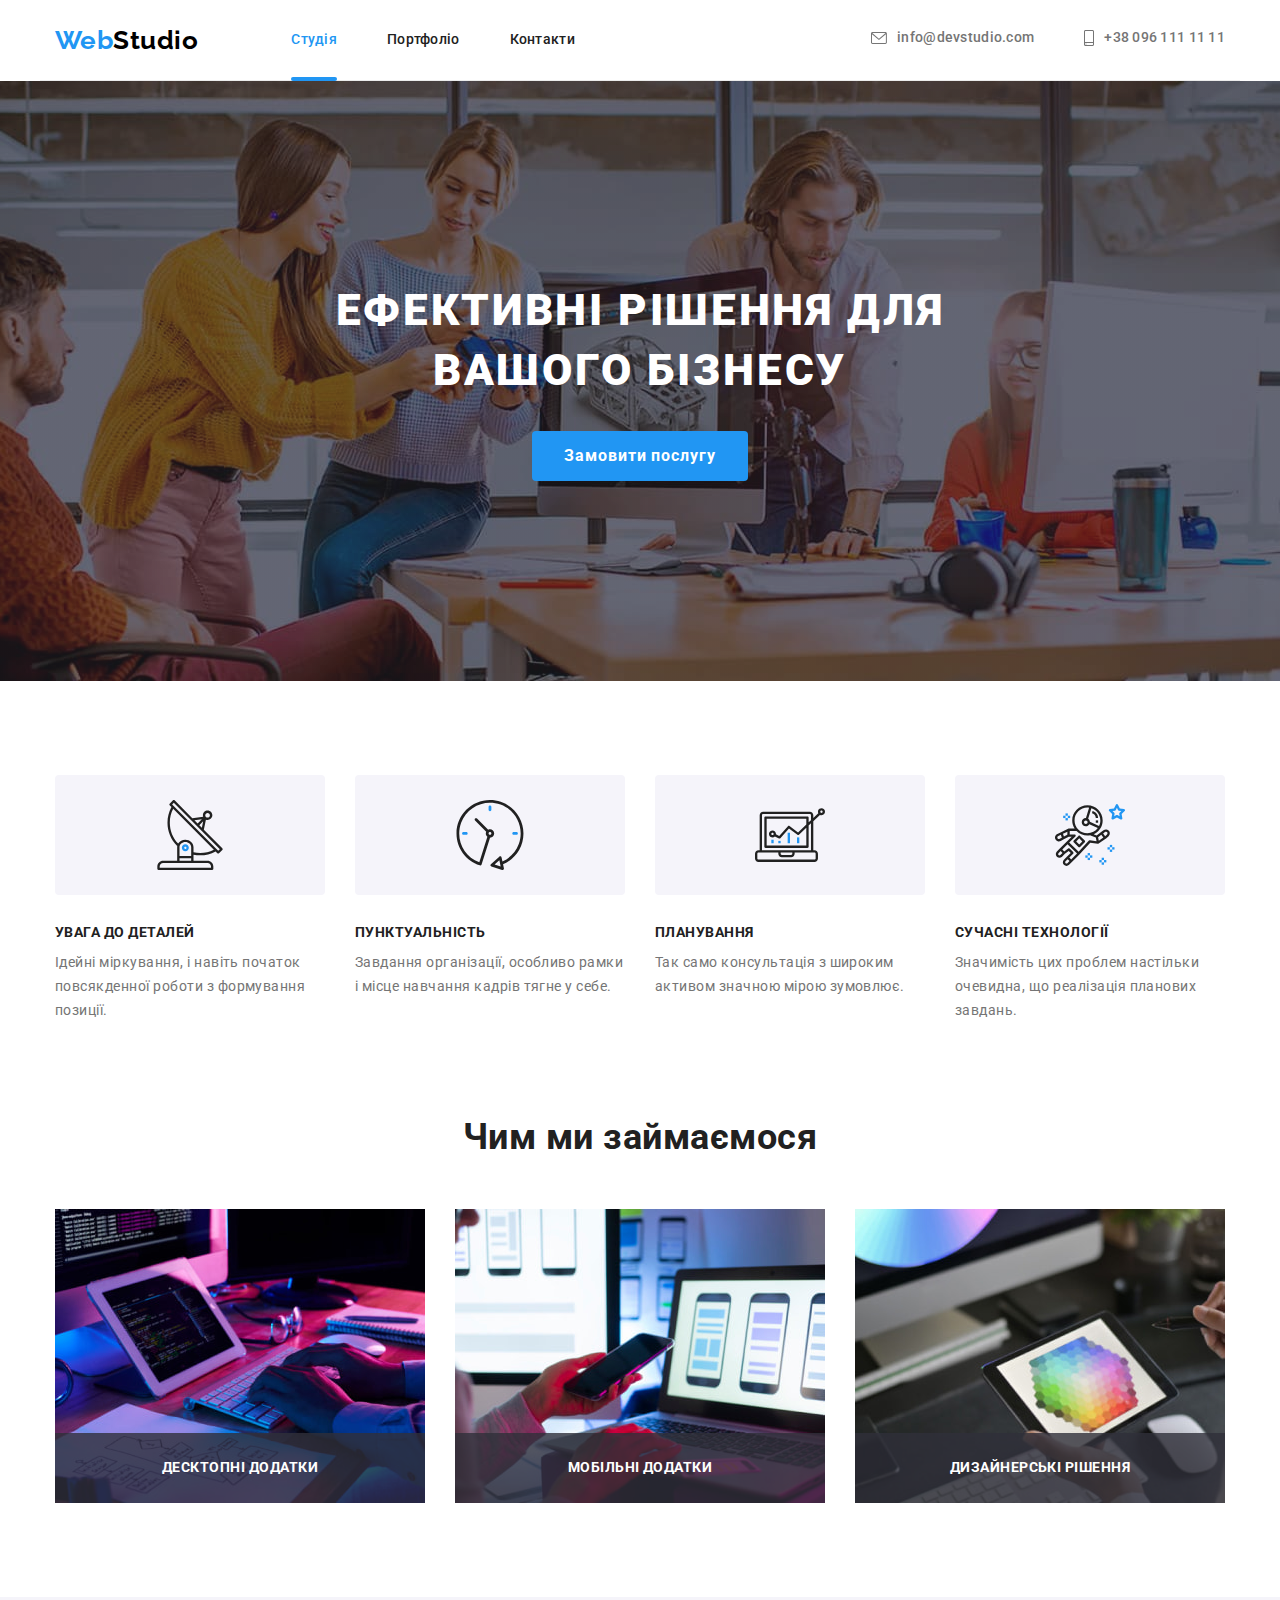
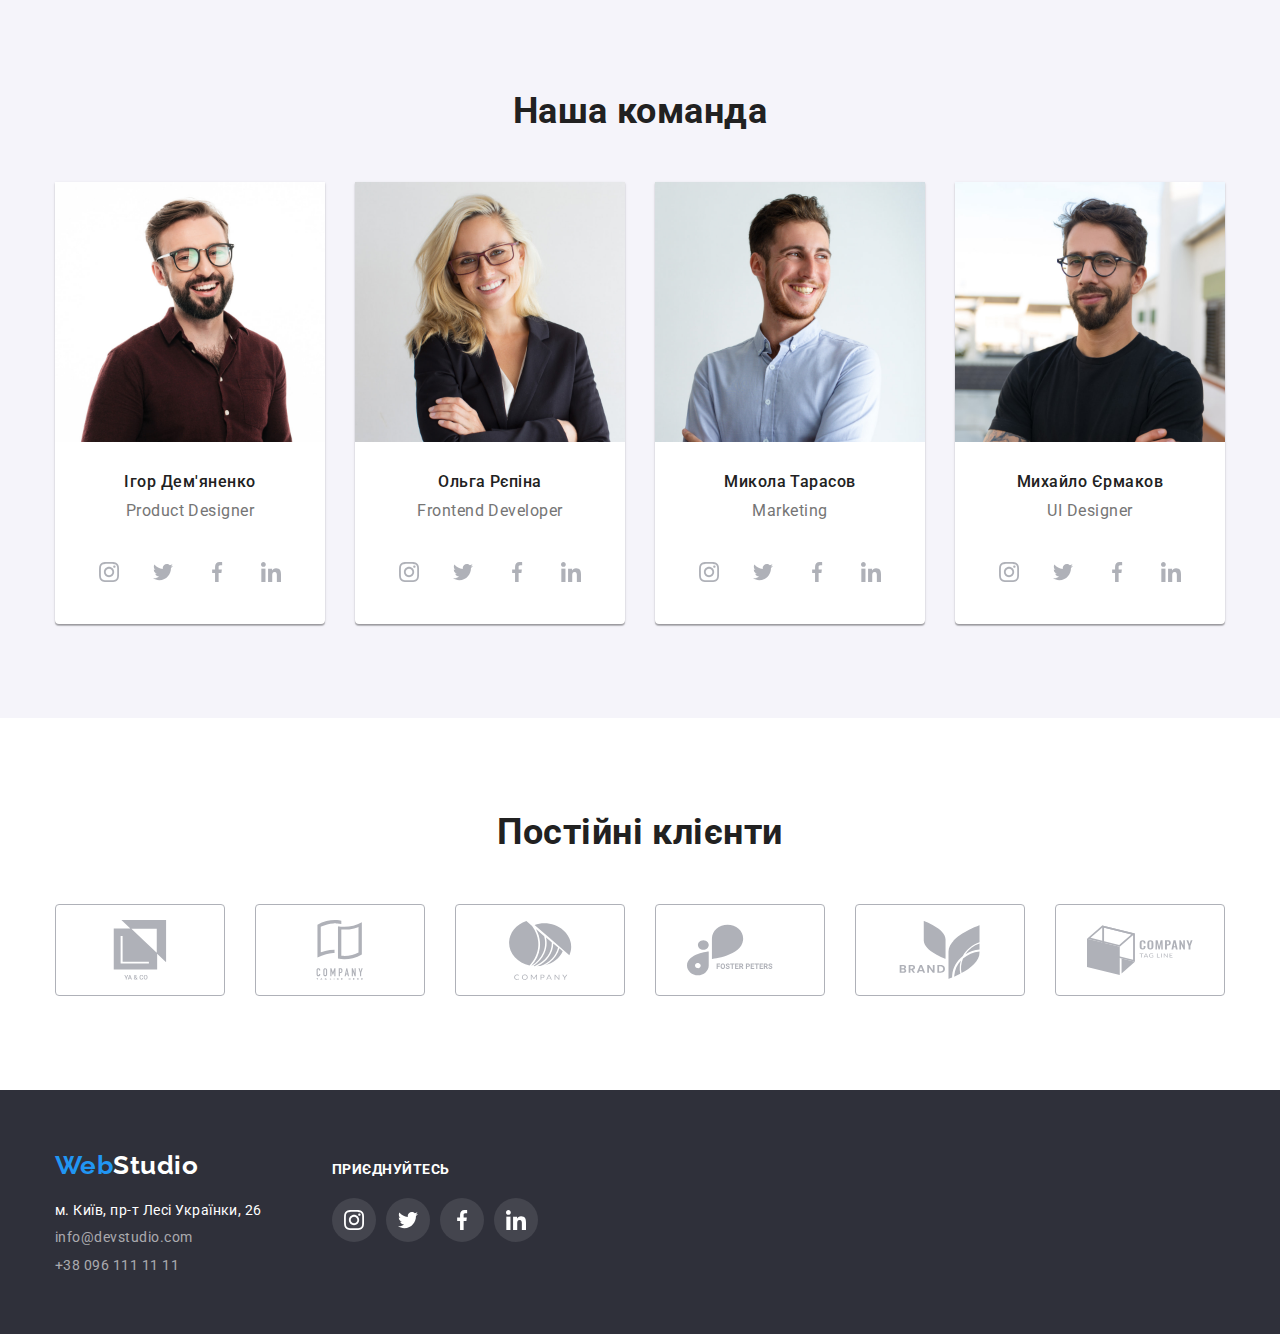
<file: index.html>
<!DOCTYPE html>
<html lang="uk">
<head>
  <meta charset="UTF-8">
  <meta http-equiv="X-UA-Compatible" content="IE=edge">
  <meta name="viewport" content="width=device-width, initial-scale=1.0">
  <title>WebStudio - Головна</title>
  
  <!-- Normalize -->
  <link rel="stylesheet" href="https://cdn.jsdelivr.net/npm/modern-normalize@1.1.0/modern-normalize.min.css">

  <!-- Fonts -->
  <link rel="preconnect" href="https://fonts.googleapis.com">
  <link rel="preconnect" href="https://fonts.gstatic.com" crossorigin>
  <link href="https://fonts.googleapis.com/css2?family=Raleway:wght@700&family=Roboto:wght@400;500;700;900&display=swap"
   rel="stylesheet">

  <!-- Connected CSS files -->
  <link rel="stylesheet" href="css/styles.css">
</head>
<body>
  <!-- Header -->
  <header class="header">
    <div class="container header-flex-container">
    <!-- Logo in header -->
    <a class="header-logo" href="index.html">
      <span class="header-logo-text-web">Web</span><span class="header-logo-text-studio">Studio</span>
    </a>
    <!-- Menu Nav -->
    <nav>
      <ul class="navigation-items">
        <li class="navigation-item"><a class="navigation-item-link active-page" href="index.html">Студія</a></li>
        <li class="navigation-item"><a class="navigation-item-link" href="portfolio.html">Портфоліо</a></li>
        <li class="navigation-item"><a class="navigation-item-link" href="">Контакти</a></li>
      </ul>
    </nav>
    <!-- Contacts in header -->
    <ul class="header-contacts">
      <li class="header-contact-item">
        <a class="header-contact" href="mailto:info@devstudio.com">
          <svg class="header-contact-icon" width="16px" height="12px">
            <use href="./images/icons.svg#icon-envelope"></use>
          </svg>
          info@devstudio.com
        </a>
      </li>
      <li class="header-contact-item">
        <a class="header-contact" href="tel:+380961111111">
          <svg class="header-contact-icon" width="10px" height="16px">
            <use href="./images/icons.svg#icon-smartphone"></use>
          </svg>
          +38 096 111 11 11
        </a>
      </li>
    </ul></div>
  </header>
  <!-- Main -->
  <main class="main">
    <!-- Hero -->
    <section class="hero">
      <div class="container">
        <h1 class="hero-title">Ефективні рішення для вашого бізнесу</h1>
        <button class="hero-button" type="button" data-modal-open>Замовити послугу</button>
      </div>
    </section>
    <!-- features -->
    <section class="section features">
      <div class="container">
        <ul class="features-items">
          <li class="feature-item">
            <div class="feature-item-icon-container">
              <svg width="70px" height="70px">
                <use href="./images/icons.svg#icon-antenna">
              </use>
            </svg>
            </div>
            <h3 class="feature-title">Увага до деталей</h3>
            <p class="features-description">Ідейні міркування, і навіть початок повсякденної роботи з формування позиції.</p>
          </li>
          <li class="feature-item">
            <div class="feature-item-icon-container">
              <svg width="70px" height="70px">
                <use href="./images/icons.svg#icon-clock">
              </use>
            </svg>
            </div>
            <h3 class="feature-title">Пунктуальність</h3>
            <p class="features-description">Завдання організації, особливо рамки і місце навчання кадрів тягне у себе.</p>
          </li>
          <li class="feature-item">
            <div class="feature-item-icon-container">
              <svg width="70px" height="70px">
                <use href="./images/icons.svg#icon-diagram">
              </use>
            </svg>
            </div>
            <h3 class="feature-title">Планування</h3>
            <p class="features-description">Так само консультація з широким активом значною мірою зумовлює.</p>
          </li>
          <li class="feature-item">
            <div class="feature-item-icon-container">
              <svg width="70px" height="70px">
                <use href="./images/icons.svg#icon-astronaut">
              </use>
            </svg>
            </div>
            <h3 class="feature-title">Сучасні технології</h3>
            <p class="features-description">Значимість цих проблем настільки очевидна, що реалізація планових завдань.</p>
          </li>
        </ul>
      </div>
    </section>
    <!-- Work -->
    <section class="section work">
      <div class="container">
        <h2 class="work-title">Чим ми займаємося</h2>
          <ul class="work-items">
            <li class="work-item">
              <img class="work-item-img" src="images/general/close-up-image-programer-working-his-desk-office.jpg" alt="крупним планом зображення програміста, який працює на робочому столі в офісі" width="370">
              <div class="work-item-label">
                <h3 class="work-item-label-title">Десктопні додатки</h3>
              </div>
            </li>
            <li class="work-item">
              <img class="work-item-img" src="images/general/web-ui-designers-are-developing-application-smartphones-team-creators-is-working-interface-mobile-phones.jpg" alt="дизайнери веб-інтерфейсу розробляють програми для смартфонів, команда творців працює над інтерфейсом мобільних телефонів" width="370">
              <div class="work-item-label">
                <h3 class="work-item-label-title">Мобільні додатки</h3>
              </div>
            </li>
            <li class="work-item">
              <img class="work-item-img" src="images/general/creative-artist-web-design-with-working-colour-selection-graphic-tablet.jpg" alt="творчий художник веб-дизайн із робочим графічним планшетом із вибором кольорів" width="370">
              <div class="work-item-label">
                <h3 class="work-item-label-title">Дизайнерські рішення</h3>
              </div>
            </li>
          </ul>
      </div>
    </section>
    <!-- Team -->
    <section class="section team">
      <div class="container">
        <h2 class="team-title">Наша команда</h2>
          <ul class="team-items">
            <li class="team-item">
                <img class="team-item-img" src="images/general/Ihor-Dem'yanenko.jpg" alt="Ігор Дем'яненко" width="270">
                <h3 class="name">Ігор Дем'яненко</h3>
                <p class="position">Product Designer</p>
                <ul class="socials-list">
                  <li class="socials-item">
                    <a href="" class="socials-link">
                      <svg class="socials-icon" width="20px" height="20px">
                        <use href="./images/icons.svg#icon-instagram"></use>
                      </svg>
                    </a>
                  </li>
                  <li class="socials-item">
                    <a href="" class="socials-link">
                      <svg class="socials-icon" width="20px" height="20px">
                        <use href="./images/icons.svg#icon-twitter"></use>
                      </svg>
                    </a>
                  </li>
                  <li class="socials-item">
                    <a href="" class="socials-link">
                      <svg class="socials-icon" width="20px" height="20px">
                        <use href="./images/icons.svg#icon-facebook"></use>
                      </svg>
                    </a>
                  </li>
                  <li class="socials-item">
                    <a href="" class="socials-link">
                      <svg class="socials-icon" width="20px" height="20px">
                        <use href="./images/icons.svg#icon-linkedin"></use>
                      </svg>
                    </a>
                  </li>
                </ul>            
              </li>
            <li class="team-item">
                <img class="team-item-img" src="images/general/Olʹha-Ryepina.jpg" alt="Ольга Рєпіна" width="270">
                <h3 class="name">Ольга Рєпіна</h3>
                <p class="position">Frontend Developer</p>
                <ul class="socials-list">
                  <li class="socials-item">
                    <a href="" class="socials-link">
                      <svg class="socials-icon" width="20px" height="20px">
                        <use href="./images/icons.svg#icon-instagram"></use>
                      </svg>
                    </a>
                  </li>
                  <li class="socials-item">
                    <a href="" class="socials-link">
                      <svg class="socials-icon" width="20px" height="20px">
                        <use href="./images/icons.svg#icon-twitter"></use>
                      </svg>
                    </a>
                  </li>
                  <li class="socials-item">
                    <a href="" class="socials-link">
                      <svg class="socials-icon" width="20px" height="20px">
                        <use href="./images/icons.svg#icon-facebook"></use>
                      </svg>
                    </a>
                  </li>
                  <li class="socials-item">
                    <a href="" class="socials-link">
                      <svg class="socials-icon" width="20px" height="20px">
                        <use href="./images/icons.svg#icon-linkedin"></use>
                      </svg>
                    </a>
                  </li>
                </ul>
            </li>
            <li class="team-item">
                <img class="team-item-img" src="images/general/Mykola-Tarasov.jpg" alt="Микола Тарасов" width="270">
                <h3 class="name">Микола Тарасов</h3>
                <p class="position">Marketing</p>
                <ul class="socials-list">
                  <li class="socials-item">
                    <a href="" class="socials-link">
                      <svg class="socials-icon" width="20px" height="20px">
                        <use href="./images/icons.svg#icon-instagram"></use>
                      </svg>
                    </a>
                  </li>
                  <li class="socials-item">
                    <a href="" class="socials-link">
                      <svg class="socials-icon" width="20px" height="20px">
                        <use href="./images/icons.svg#icon-twitter"></use>
                      </svg>
                    </a>
                  </li>
                  <li class="socials-item">
                    <a href="" class="socials-link">
                      <svg class="socials-icon" width="20px" height="20px">
                        <use href="./images/icons.svg#icon-facebook"></use>
                      </svg>
                    </a>
                  </li>
                  <li class="socials-item">
                    <a href="" class="socials-link">
                      <svg class="socials-icon" width="20px" height="20px">
                        <use href="./images/icons.svg#icon-linkedin"></use>
                      </svg>
                    </a>
                  </li>
                </ul>
            </li>
            <li class="team-item">
                <img class="team-item-img" src="images/general/Mykhaylo-Yermakov.jpg" alt="Михайло Єрмаков" width="270">
                <h3 class="name">Михайло Єрмаков</h3>
                <p class="position">UI Designer</p>
                <ul class="socials-list">
                  <li class="socials-item">
                    <a href="" class="socials-link">
                      <svg class="socials-icon" width="20px" height="20px">
                        <use href="./images/icons.svg#icon-instagram"></use>
                      </svg>
                    </a>
                  </li>
                  <li class="socials-item">
                    <a href="" class="socials-link">
                      <svg class="socials-icon" width="20px" height="20px">
                        <use href="./images/icons.svg#icon-twitter"></use>
                      </svg>
                    </a>
                  </li>
                  <li class="socials-item">
                    <a href="" class="socials-link">
                      <svg class="socials-icon" width="20px" height="20px">
                        <use href="./images/icons.svg#icon-facebook"></use>
                      </svg>
                    </a>
                  </li>
                  <li class="socials-item">
                    <a href="" class="socials-link">
                      <svg class="socials-icon" width="20px" height="20px">
                        <use href="./images/icons.svg#icon-linkedin"></use>
                      </svg>
                    </a>
                  </li>
                </ul>
            </li>
          </ul>
      </div>
    </section>
    <!-- Customers -->
    <section class="section customers">
      <div class="container">
        <h2 class="customers-title">Постійні клієнти</h2>
        <ul class="customers-list">
          <li class="customer-item">
            <a href="" class="customer-link">
              <svg class="customer-icon" width="106px" height="60px">
                <use href="./images/icons.svg#icon-company-1"></use>
              </svg>
            </a>
          </li>
          <li class="customer-item">
            <a href="" class="customer-link">
              <svg class="customer-icon" width="106px" height="60px">
                <use href="./images/icons.svg#icon-company-2"></use>
              </svg>
            </a>
          </li>
          <li class="customer-item">
            <a href="" class="customer-link">
              <svg class="customer-icon" width="106px" height="60px">
                <use href="./images/icons.svg#icon-company-3"></use>
              </svg>
            </a>
          </li>
          <li class="customer-item">
            <a href="" class="customer-link">
              <svg class="customer-icon" width="106px" height="60px">
                <use href="./images/icons.svg#icon-company-4"></use>
              </svg>
            </a>
          </li>
          <li class="customer-item">
            <a href="" class="customer-link">
              <svg class="customer-icon" width="106px" height="60px">
                <use href="./images/icons.svg#icon-company-5"></use>
              </svg>
            </a>
          </li>
          <li class="customer-item">
            <a href="" class="customer-link">
              <svg class="customer-icon" width="106px" height="60px">
                <use href="./images/icons.svg#icon-company-6"></use>
              </svg>
            </a>
          </li>
        </ul>
      </div>
    </section>
  </main>
  <!-- Footer -->
  <footer class="footer">
    <div class="container footer-contaiter">
      <div class="logo-and-adress">
      <!-- Logo in footer -->
      <a class="footer-logo" href="index.html">
        <span class="footer-logo-text-web">Web</span><span class="footer-logo-text-studio">Studio</span>
      </a>
      <!-- Footer address -->
      <address>
        <ul class="adress-items">
          <li class="adress-item"><a class="company-address" href="https://goo.gl/maps/HFRotfu45Rd6xeX8A" target="_blank" rel="noreferrer noopener">м. Київ, пр-т Лесі Українки, 26</a></li>
          <li class="adress-item"><a class="contact-footer" href="mailto:info@devstudio.com">info@devstudio.com</a></li>
          <li class="adress-item"><a class="contact-footer" href="tel:+380961111111">+38 096 111 11 11</a></li>
        </ul>
      </address>
      </div>
      <!-- Footer socials -->
      <div class="footer-socials">
        <h2 class="footer-socials-title">Приєднуйтесь</h2>
        <ul class="footer-socials-list">
          <li class="footer-socials-item">
            <a href="" class="footer-socials-link">
              <svg class="footer-socials-icon" width="20px" height="20px">
                <use href="./images/icons.svg#icon-instagram"></use>
              </svg>
            </a>
          </li>
          <li class="footer-socials-item">
            <a href="" class="footer-socials-link">
              <svg class="footer-socials-icon" width="20px" height="20px">
                <use href="./images/icons.svg#icon-twitter"></use>
              </svg>
            </a>
          </li>
          <li class="footer-socials-item">
            <a href="" class="footer-socials-link">
              <svg class="footer-socials-icon" width="20px" height="20px">
                <use href="./images/icons.svg#icon-facebook"></use>
              </svg>
            </a>
          </li>
          <li class="footer-socials-item">
            <a href="" class="footer-socials-link">
              <svg class="footer-socials-icon" width="20px" height="20px">
                <use href="./images/icons.svg#icon-linkedin"></use>
              </svg>
            </a>
          </li>
        </ul>
      </div>
    </div>
  </footer>
  <!-- Modal window -->
  <div class="backdrop is-hidden" data-modal>
    <div class="modal">
      <button class="modal-btn" type="button" data-modal-close>
        <svg class="modal-btn-icon" width="18px" height="18px">
          <use href="./images/icons.svg#icon-close-back">
          </use>
        </svg>
      </button>
    </div>
  </div>
<script src="./js/modal.js"></script>
</body>
</html>
</file>
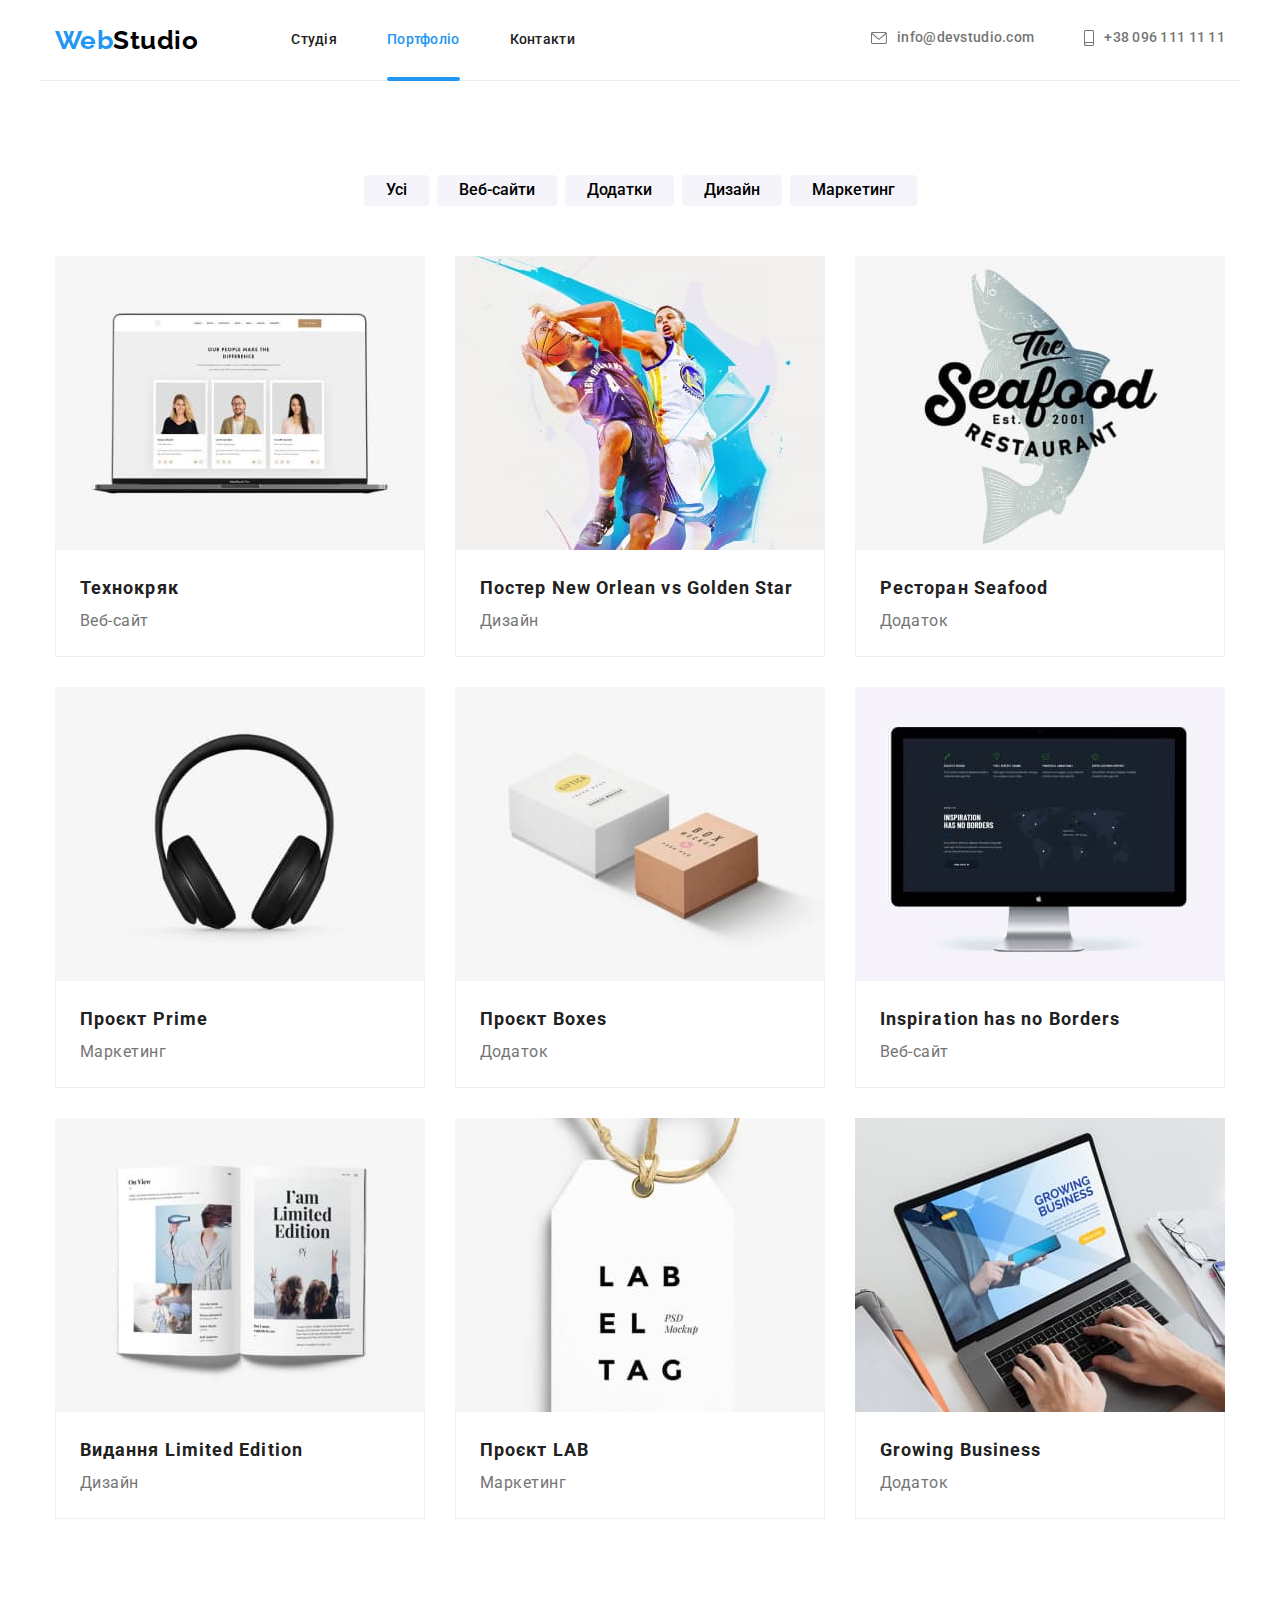
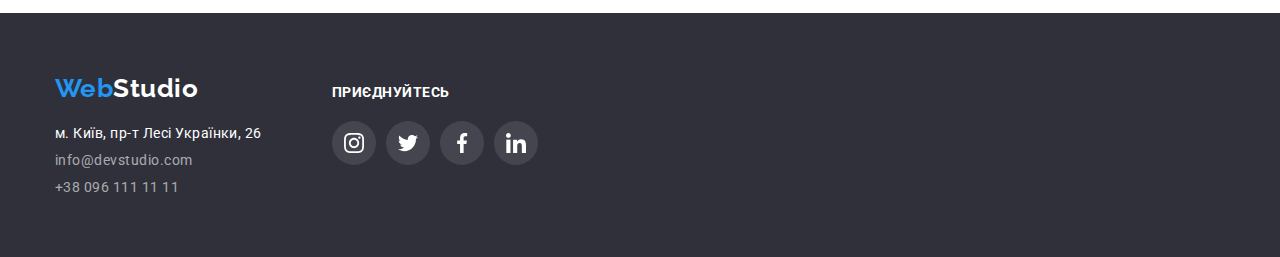
<file: portfolio.html>
<!DOCTYPE html>
<html lang="uk">
  <head>
    <meta charset="UTF-8" />
    <meta http-equiv="X-UA-Compatible" content="IE=edge" />
    <meta name="viewport" content="width=device-width, initial-scale=1.0" />
    <title>Портфоліо</title>

    <!-- Normalize -->
    <link
      rel="stylesheet"
      href="https://cdn.jsdelivr.net/npm/modern-normalize@1.1.0/modern-normalize.min.css"
    />

    <!-- Fonts -->
    <link rel="preconnect" href="https://fonts.googleapis.com" />
    <link rel="preconnect" href="https://fonts.gstatic.com" crossorigin />
    <link
      href="https://fonts.googleapis.com/css2?family=Raleway:wght@700&family=Roboto:wght@400;500;700;900&display=swap"
      rel="stylesheet"
    />

    <!-- Connected CSS files -->
    <link rel="stylesheet" href="css/styles.css" />
  </head>
  <body>
    <!-- Header -->
    <header class="header">
      <div class="container header-flex-container">
      <!-- Logo in header -->
      <a class="header-logo" href="index.html">
        <span class="header-logo-text-web">Web</span><span class="header-logo-text-studio">Studio</span>
      </a>
      <!-- Menu Nav -->
      <nav>
        <ul class="navigation-items">
          <li class="navigation-item">
            <a class="navigation-item-link" href="index.html">Студія</a>
          </li>
          <li class="navigation-item">
            <a class="navigation-item-link active-page" href="portfolio.html">Портфоліо</a>
          </li>
          <li class="navigation-item">
            <a class="navigation-item-link" href="">Контакти</a>
          </li>
        </ul>
      </nav>
      <!-- Contacts in header -->
      <ul class="header-contacts">
        <li class="header-contact-item">
          <a class="header-contact" href="mailto:info@devstudio.com">
            <svg class="header-contact-icon" width="16px" height="12px">
              <use href="./images/icons.svg#icon-envelope"></use>
            </svg>
            info@devstudio.com
          </a>
        </li>
        <li class="header-contact-item">
          <a class="header-contact" href="tel:+380961111111">
            <svg class="header-contact-icon" width="10px" height="16px">
              <use href="./images/icons.svg#icon-smartphone"></use>
            </svg>
            +38 096 111 11 11
          </a>
        </li>
      </ul></div>
    </header>
    <!-- Main -->
    <main class="main">
      <section class="section projects">
        <div class="container">
          <!-- Filters -->
          <ul class="filter-buttons">
            <li><button class="filter-button" type="button">Усі</button></li>
            <li>
              <button class="filter-button" type="button">Веб-сайти</button>
            </li>
            <li>
              <button class="filter-button" type="button">Додатки</button>
            </li>
            <li><button class="filter-button" type="button">Дизайн</button></li>
            <li>
              <button class="filter-button" type="button">Маркетинг</button>
            </li>
          </ul>
          <!-- Projects-list -->
          <ul class="projects-list">
            <li class="project">
              <a class="project-link" href="">
                <div class="project-link-box">
                  <img
                  class="project-link-img"
                  src="images/portfolio/portfolio1.jpg"
                  alt=""
                  class="project-image"
                  width="370"
                  />
                  <div class="description-overlay">
                    <p class="description-overlay-text">
                      Ресурс пропонує комплексні пропозиції з різним рівнем функціоналу та сервісів. Все це дозволить відвідувачу отримати вичерпні відомості про компанію чи приватну особу.
                    </p>
                  </div>
                </div>
                <div class="project-description">
                  <h2 class="project-title">Технокряк</h2>
                  <p class="project-type">Веб-сайт</p>
                </div>
              </a>
            </li>
            <li class="project">
              <a class="project-link" href="">
                <div class="project-link-box">
                  <img
                  class="project-link-img"
                  src="images/portfolio/portfolio2.jpg"
                  alt=""
                  class="project-image"
                  width="370"
                  />
                  <div class="description-overlay">
                    <p class="description-overlay-text">
                      Ресурс пропонує комплексні пропозиції з різним рівнем функціоналу та сервісів. Все це дозволить відвідувачу отримати вичерпні відомості про компанію чи приватну особу.
                    </p>
                  </div>
                </div>
                <div class="project-description">
                  <h2 class="project-title">
                    Постер New Orlean vs Golden Star
                  </h2>
                  <p class="project-type">Дизайн</p>
                </div>
              </a>
            </li>
            <li class="project">
              <a class="project-link" href="">
                <div class="project-link-box">
                  <img
                  class="project-link-img"
                  src="images/portfolio/portfolio3.jpg"
                  alt=""
                  class="project-image"
                  width="370"
                  />
                  <div class="description-overlay">
                    <p class="description-overlay-text">
                      Ресурс пропонує комплексні пропозиції з різним рівнем функціоналу та сервісів. Все це дозволить відвідувачу отримати вичерпні відомості про компанію чи приватну особу.
                    </p>
                  </div>
                </div>
                <div class="project-description">
                  <h2 class="project-title">Ресторан Seafood</h2>
                  <p class="project-type">Додаток</p>
                </div>
              </a>
            </li>
            <li class="project">
              <a class="project-link" href="">
                <div class="project-link-box">
                  <img
                  class="project-link-img"
                  src="images/portfolio/portfolio4.jpg"
                  alt=""
                  class="project-image"
                  width="370"
                  />
                  <div class="description-overlay">
                    <p class="description-overlay-text">
                      Ресурс пропонує комплексні пропозиції з різним рівнем функціоналу та сервісів. Все це дозволить відвідувачу отримати вичерпні відомості про компанію чи приватну особу.
                    </p>
                  </div>
                </div>
                <div class="project-description">
                  <h2 class="project-title">Проєкт Prime</h2>
                  <p class="project-type">Маркетинг</p>
                </div>
              </a>
            </li>
            <li class="project">
              <a class="project-link" href="">
                <div class="project-link-box">
                  <img
                  class="project-link-img"
                  src="images/portfolio/portfolio5.jpg"
                  alt=""
                  class="project-image"
                  width="370"
                  />
                  <div class="description-overlay">
                    <p class="description-overlay-text">
                      Ресурс пропонує комплексні пропозиції з різним рівнем функціоналу та сервісів. Все це дозволить відвідувачу отримати вичерпні відомості про компанію чи приватну особу.
                    </p>
                  </div>
                </div>
                <div class="project-description">
                  <h2 class="project-title">Проєкт Boxes</h2>
                  <p class="project-type">Додаток</p>
                </div>
              </a>
            </li>
            <li class="project">
              <a class="project-link" href="">
                <div class="project-link-box">
                  <img
                  class="project-link-img"
                  src="images/portfolio/portfolio6.jpg"
                  alt=""
                  class="project-image"
                  width="370"
                  />
                  <div class="description-overlay">
                    <p class="description-overlay-text">
                      Ресурс пропонує комплексні пропозиції з різним рівнем функціоналу та сервісів. Все це дозволить відвідувачу отримати вичерпні відомості про компанію чи приватну особу.
                    </p>
                  </div>
                </div>
                <div class="project-description">
                  <h2 class="project-title">Inspiration has no Borders</h2>
                  <p class="project-type">Веб-сайт</p>
                </div>
              </a>
            </li>
            <li class="project">
              <a class="project-link" href="">
                <div class="project-link-box">
                  <img
                  class="project-link-img"
                  src="images/portfolio/portfolio7.jpg"
                  alt=""
                  class="project-image"
                  width="370"
                  />
                  <div class="description-overlay">
                    <p class="description-overlay-text">
                      Ресурс пропонує комплексні пропозиції з різним рівнем функціоналу та сервісів. Все це дозволить відвідувачу отримати вичерпні відомості про компанію чи приватну особу.
                    </p>
                  </div>
                </div>
                <div class="project-description">
                  <h2 class="project-title">Видання Limited Edition</h2>
                  <p class="project-type">Дизайн</p>
                </div>
              </a>
            </li>
            <li class="project">
              <a class="project-link" href="">
                <div class="project-link-box">
                  <img
                  class="project-link-img"
                  src="images/portfolio/portfolio8.jpg"
                  alt=""
                  class="project-image"
                  width="370"
                  />
                  <div class="description-overlay">
                    <p class="description-overlay-text">
                      Ресурс пропонує комплексні пропозиції з різним рівнем функціоналу та сервісів. Все це дозволить відвідувачу отримати вичерпні відомості про компанію чи приватну особу.
                    </p>
                  </div>
                </div>
                <div class="project-description">
                  <h2 class="project-title">Проєкт LAB</h2>
                  <p class="project-type">Маркетинг</p>
                </div>
              </a>
            </li>
            <li class="project">
              <a class="project-link" href="">
                <div class="project-link-box">
                  <img
                  class="project-link-img"
                  src="images/portfolio/portfolio9.jpg"
                  alt=""
                  class="project-image"
                  width="370"
                  />
                  <div class="description-overlay">
                    <p class="description-overlay-text">
                      Ресурс пропонує комплексні пропозиції з різним рівнем функціоналу та сервісів. Все це дозволить відвідувачу отримати вичерпні відомості про компанію чи приватну особу.
                    </p>
                  </div>
                </div>
                <div class="project-description">
                  <h2 class="project-title">Growing Business</h2>
                  <p class="project-type">Додаток</p>
                </div>
              </a>
            </li>
          </ul>
        </div>
      </section>
    </main>
    <!-- Footer -->
    <footer class="footer">
      <div class="container footer-contaiter">
        <div class="logo-and-adress">
        <!-- Logo in footer -->
        <a class="footer-logo" href="index.html">
          <span class="footer-logo-text-web">Web</span><span class="footer-logo-text-studio">Studio</span>
        </a>
        <!-- Footer address -->
        <address>
          <ul class="adress-items">
            <li class="adress-item"><a class="company-address" href="https://goo.gl/maps/HFRotfu45Rd6xeX8A" target="_blank" rel="noreferrer noopener">м. Київ, пр-т Лесі Українки, 26</a></li>
            <li class="adress-item"><a class="contact-footer" href="mailto:info@devstudio.com">info@devstudio.com</a></li>
            <li class="adress-item"><a class="contact-footer" href="tel:+380961111111">+38 096 111 11 11</a></li>
          </ul>
        </address>
        </div>
        <!-- Footer socials -->
        <div class="footer-socials">
          <h2 class="footer-socials-title">Приєднуйтесь</h2>
          <ul class="footer-socials-list">
            <li class="footer-socials-item">
              <a href="" class="footer-socials-link">
                <svg class="footer-socials-icon" width="20px" height="20px">
                  <use href="./images/icons.svg#icon-instagram"></use>
                </svg>
              </a>
            </li>
            <li class="footer-socials-item">
              <a href="" class="footer-socials-link">
                <svg class="footer-socials-icon" width="20px" height="20px">
                  <use href="./images/icons.svg#icon-twitter"></use>
                </svg>
              </a>
            </li>
            <li class="footer-socials-item">
              <a href="" class="footer-socials-link">
                <svg class="footer-socials-icon" width="20px" height="20px">
                  <use href="./images/icons.svg#icon-facebook"></use>
                </svg>
              </a>
            </li>
            <li class="footer-socials-item">
              <a href="" class="footer-socials-link">
                <svg class="footer-socials-icon" width="20px" height="20px">
                  <use href="./images/icons.svg#icon-linkedin"></use>
                </svg>
              </a>
            </li>
          </ul>
        </div>
      </div>
    </footer>
  </body>
</html>
</file>
<file: css/styles.css>
:root {
  --primery-text-color: #212121;
  --secondary-text-color: #757575;
  --accent-color: #2196f3;
  --main-background-color: #fff;
  --secondary-background-color: #2f303a;
}

h1,
h2,
h3,
h4,
h5,
h6,
p {
  margin-top: 0;
  margin-bottom: 0;
}

ul {
  list-style: none;
  margin-top: 0;
  margin-bottom: 0;
  padding-left: 0;
}

a {
  text-decoration: none;
}

body {
  font-family: "Roboto", sans-serif;
  letter-spacing: 0.03em;
  color: var(--primery-text-color);
}

.container {
  width: 1200px;
  padding-right: 15px;
  padding-left: 15px;
  margin: 0 auto;

  /* outline: 2px solid tomato; */
}

.section {
  padding-top: 94px;
  padding-bottom: 94px;
  /* outline: 2px solid green; */
}

/* Heder styles */
.header {
  background-color: var(--main-background-color);
}

.header-flex-container {
  display: flex;
  align-items: center;
  border-bottom: 1px solid #ececec;
}

/* Heder-logo styles */
.header-logo {
  margin-right: 93px;

  font-family: Raleway;
  font-weight: 700;
  font-size: 26px;
  line-height: 1.19;
  text-decoration: none;
}

.header-logo-text-web {
  color: var(--accent-color);
}

.header-logo-text-studio {
  color: #000;
}

/* Navigation menu style */

.navigation-items {
  display: flex;
}

.navigation-item:not(:last-child) {
  margin-right: 50px;
}

.navigation-item-link {
  position: relative;

  display: block;
  padding-top: 32px;
  padding-bottom: 32px;

  font-weight: 500;
  font-size: 14px;
  line-height: 1.14;
  letter-spacing: 0.02em;
  color: var(--primery-text-color);
  text-decoration: none;

  transition-property: color;
  transition-duration: 250ms;
  transition-timing-function: cubic-bezier(0.4, 0, 0.2, 1);
}

.navigation-item-link:hover,
.navigation-item-link:focus {
  color: var(--accent-color);
}

.active-page::after {
  content: '';

  position: absolute;
  bottom: -1px;
  left: 0;

  width: 100%;
  height: 4px;
  border-radius: 2px;
  background-color: var(--accent-color);
}

.active-page {
  font-weight: 500;
  font-size: 14px;
  line-height: 1.14;
  letter-spacing: 0.02em;
  color: var(--accent-color);
  text-decoration: none;
}

/* Contacts in header styles */

.header-contacts {
  display: flex;
  margin-left: auto;
}

.header-contact {
  display: inline-flex;

  font-weight: 500;
  font-size: 14px;
  line-height: 1.14;
  letter-spacing: 0.02em;
  align-items: center;
  color: var(--secondary-text-color);
  text-decoration: none;

  transition-property: color;
  transition-duration: 250ms;
  transition-timing-function: cubic-bezier(0.4, 0, 0.2, 1);
}

.header-contact-item:not(:last-child) {
  margin-right: 50px;
}

.header-contact:hover,
.header-contact:focus {
  color: var(--accent-color);
}

.header-contact-icon {
  margin-right: 10px;

  fill: currentColor;

  transition-property: fill;
  transition-duration: 250ms;
  transition-timing-function: cubic-bezier(0.4, 0, 0.2, 1);
}

/* Maine styles */

/* Section hero style */

.hero {
  padding-top: 200px;
  padding-bottom: 200px;
  margin-right: auto;
  margin-left: auto;
  max-width: 1600px;

  background-color: #c4c4c4;
  background-image: linear-gradient(
      to right,
      rgba(47, 48, 58, 0.4),
      rgba(47, 48, 58, 0.4)
    ),
    url(../images/general/background-photo.jpg);
  background-position: center;
}

.hero-title {
  min-height: 120px;
  width: 696px;
  margin-right: auto;
  margin-left: auto;
  margin-bottom: 30px;

  font-weight: 900;
  font-size: 44px;
  line-height: 1.36;
  text-align: center;
  letter-spacing: 0.06em;
  text-transform: uppercase;
  color: #ffffff;
}

.hero-button {
  display: block;
  margin-right: auto;
  margin-left: auto;

  padding-top: 10px;
  padding-right: 32px;
  padding-bottom: 10px;
  padding-left: 32px;
  min-width: 216px;

  font-weight: 700;
  font-size: 16px;
  line-height: 1.88;
  text-align: center;
  letter-spacing: 0.06em;
  color: #ffffff;

  background-color: var(--accent-color);
  cursor: pointer;
  border: none;
  border-radius: 4px;

  transition-property: background-color;
  transition-duration: 250ms;
  transition-timing-function: cubic-bezier(0.4, 0, 0.2, 1);
}

.hero-button:hover {
  background-color: #188ce8;
}

/* Section futures styles */

.features-items {
  display: flex;
  gap: 30px;
}

.feature-item {
  width: 270px;
}

.feature-item-icon-container {
  margin-bottom: 30px;

  display: flex;
  justify-content: center;
  align-items: center;
  width: inherit;
  height: 120px;

  background-color: #f5f4fa;
  border-radius: 4px;
}

.feature-title {
  margin-bottom: 10px;

  font-size: 14px;
  line-height: 1.14;
  text-transform: uppercase;
}

.features-description {
  font-size: 14px;
  line-height: 1.71;
  color: var(--secondary-text-color);
}

/* Section work styles */

.work {
  padding-top: 0;
}

.work-title {
  margin-bottom: 50px;

  font-size: 36px;
  line-height: 1.16;
  text-align: center;
}

.work-items {
  display: flex;
  gap: 30px;
}

.work-item {
  position: relative;
}

.work-item-img {
  display: block;
}

.work-item-label {
  position: absolute;
  bottom: 0;
  left: 0;

  width: 100%;
  min-height: 70px;

  background-color: rgba(47, 48, 58, 0.8);
}

.work-item-label-title {
  padding-top: 27px;

  font-size: 14px;
  line-height: 1.14;
  text-align: center;
  text-transform: uppercase;

  color: #ffffff;
}

/* Section team styles */

.team {
  background-color: #f5f4fa;
}

.team-title {
  margin-bottom: 50px;

  font-size: 36px;
  line-height: 1.16;
  text-align: center;
}

.team-items {
  display: flex;
  gap: 30px;
}

.team-item {
  background-color: var(--main-background-color);

  box-shadow: 0px 1px 3px rgba(0, 0, 0, 0.12), 0px 1px 1px rgba(0, 0, 0, 0.14),
    0px 2px 1px rgba(0, 0, 0, 0.2);
  border-radius: 0px 0px 4px 4px;
}

.team-item-img {
  display: block;
  margin-bottom: 30px;
}

/* Cards with photos, names and titles of professions */

.name {
  margin-bottom: 10px;

  font-weight: 500;
  font-size: 16px;
  line-height: 1.19;
  text-align: center;
}

.position {
  margin-bottom: 30px;

  font-size: 16px;
  line-height: 1.19;
  text-align: center;
  color: var(--secondary-text-color);
}

.socials-list {
  margin-right: auto;
  margin-bottom: 30px;
  margin-left: auto;

  display: flex;
  gap: 10px;
  width: 206px;
  height: 44px;
}

.socials-link {
  display: flex;
  justify-content: center;
  align-items: center;
  width: 44px;
  height: 44px;

  color: #afb1b8;
  background-color: #fff;

  border-radius: 50%;

  transition-property: background-color;
  transition-duration: 250ms;
  transition-timing-function: cubic-bezier(0.4, 0, 0.2, 1);
}

.socials-link:hover,
.socials-link:focus {
  background-color: var(--accent-color);
  color: #fff;
}

.socials-icon {
  fill: currentColor;

  transition-property: fill;
  transition-duration: 250ms;
  transition-timing-function: cubic-bezier(0.4, 0, 0.2, 1);
}

/* Section customers styles*/

.customers-title {
  margin-bottom: 50px;

  font-size: 36px;
  line-height: 1.16;
  text-align: center;
  color: var(--primery-text-color);
}

.customers-list {
  display: flex;
  justify-content: center;
  gap: 30px;
}

.customer-link {
  display: flex;
  justify-content: center;
  align-items: center;
  width: 170px;
  height: 92px;

  color: #afb1b8;

  border: 1px solid #afb1b8;
  border-radius: 4px;

  transition-property: border-color, color;
  transition-duration: 250ms;
  transition-timing-function: cubic-bezier(0.4, 0, 0.2, 1);
}

.customer-link:hover,
.customer-link:focus {
  color: var(--accent-color);
  border-color: var(--accent-color);
}

.customer-icon {
  fill: currentColor;

  transition-property: fill;
  transition-duration: 250ms;
  transition-timing-function: cubic-bezier(0.4, 0, 0.2, 1);
}

/* Footer styles */

.footer {
  padding-top: 60px;
  padding-bottom: 60px;
  background-color: var(--secondary-background-color);
}

.footer-contaiter {
  display: flex;
  gap: 70px;
}

/* Footer logo */

.footer-logo {
  display: block;
  margin-bottom: 20px;

  text-decoration: none;
}

.footer-logo-text-web,
.footer-logo-text-studio {
  font-family: "Raleway";
  font-weight: 700;
  font-size: 26px;
  line-height: 1.19;
}

.footer-logo-text-web {
  color: var(--accent-color);
}

.footer-logo-text-studio {
  color: #fff;
}

/* Footer adress */

.adress-item:not(:last-child) {
  margin-bottom: 9px;
}

.company-address {
  font-style: normal;
  font-weight: 400;
  font-size: 14px;
  line-height: 1.17;
  color: #ffffff;
  text-decoration: none;

  transition-property: color;
  transition-duration: 250ms;
  transition-timing-function: cubic-bezier(0.4, 0, 0.2, 1);
}

.company-address:hover,
.company-address:focus {
  color: var(--accent-color);
}

.contact-footer {
  font-style: normal;
  font-weight: 400;
  font-size: 14px;
  line-height: 1.17;
  color: rgba(255, 255, 255, 0.6);
  text-decoration: none;

  transition-property: color;
  transition-duration: 250ms;
  transition-timing-function: cubic-bezier(0.4, 0, 0.2, 1);
}

.contact-footer:hover,
.contact-footer:focus {
  color: var(--accent-color);
}

/* Footer socials */

.footer-socials {
  padding-top: 12px;
}

.footer-socials-title {
  margin-bottom: 20px;

  font-size: 14px;
  line-height: 1.14;
  text-transform: uppercase;

  color: #ffffff;
}

.footer-socials-list {
  display: flex;
  gap: 10px;
  width: 206px;
  height: 44px;
}

.footer-socials-link {
  display: flex;
  justify-content: center;
  align-items: center;
  width: 44px;
  height: 44px;

  color: #fff;
  background-color: rgba(255, 255, 255, 0.1);

  border-radius: 50%;

  transition-property: background-color;
  transition-duration: 250ms;
  transition-timing-function: cubic-bezier(0.4, 0, 0.2, 1);
}

.footer-socials-link:hover,
.footer-socials-link:focus {
  background-color: var(--accent-color);
  color: #fff;
}

.footer-socials-icon {
  fill: currentColor;

  transition-property: fill;
  transition-duration: 250ms;
  transition-timing-function: cubic-bezier(0.4, 0, 0.2, 1);
}

/* Portfolio page */

/* Mine styles */

/* Filters */

.filter-buttons {
  display: flex;
  justify-content: center;
  gap: 8px;
  margin-bottom: 50px;
}

.filter-button {
  padding-top: 6px;
  padding-right: 22px;
  padding-bottom: 6px;
  padding-left: 22px;

  font-weight: 500;
  font-size: 16px;
  line-height: 1.16;
  text-align: center;
  cursor: pointer;

  background-color: #f5f4fa;
  border: none;
  border-radius: 4px;

  transition-property: color, background-color, box-shadow;
  transition-duration: 250ms;
  transition-timing-function: cubic-bezier(0.4, 0, 0.2, 1);
}

.filter-button:hover,
.filter-button:focus {
  color: #fff;
  background-color: var(--accent-color);
  box-shadow: 0px 3px 1px rgba(0, 0, 0, 0.1), 0px 1px 2px rgba(0, 0, 0, 0.08),
    0px 2px 2px rgba(0, 0, 0, 0.12);
}

/* Projects */

.projects-list {
  display: flex;
  flex-wrap: wrap;
  gap: 30px;
}

.project {
  background-color: var(--main-background-color);
}

.project-link {
  display: block;

  text-decoration: none;

  transition-property: box-shadow;
  transition-duration: 250ms;
  transition-timing-function: cubic-bezier(0.4, 0, 0.2, 1);
}

.project-link:hover,
.project-link:focus {
  box-shadow: 0px 1px 1px rgba(0, 0, 0, 0.12), 0px 4px 4px rgba(0, 0, 0, 0.06),
    1px 4px 6px rgba(0, 0, 0, 0.16);
}

.project-link-box {
  position: relative;

  overflow: hidden;
}

.project-link-img {
  display: block;
}

.description-overlay {
  position: absolute;
  top: 0;
  left: 0;

  width: 100%;
  height: 100%;

  padding: 63px 24px;

  background-color: rgba(33, 150, 243, 0.9);

  transform: translateY(100%);

  transition-property: transform;
  transition-duration: 250ms;
  transition-timing-function: cubic-bezier(0.4, 0, 0.2, 1);
}

.project-link:hover .description-overlay {
  transform: translateY(0);
}

.description-overlay-text {
  font-size: 18px;
  line-height: 1.56;

  color: #fff;
}

.project-description {
  padding-top: 20px;
  padding-right: 24px;
  padding-left: 24px;
  padding-bottom: 20px;

  border: 1px solid #eeeeee;
  border-top: none;
}

.project-title {
  font-size: 18px;
  line-height: 2;
  letter-spacing: 0.06em;
  color: var(--primery-text-color);
}

.project-type {
  font-size: 16px;
  line-height: 1.88;
  color: var(--secondary-text-color);
}

/* Modal window */

.backdrop {
  position: fixed;
  top: 0;

  width: 100%;
  height: 100%;

  background-color: rgba(0, 0, 0, 0.2);

  transition-property: opacity, visibility;
  transition-duration: 250ms;
  transition-timing-function: cubic-bezier(0.4, 0, 0.2, 1);
}

.backdrop.is-hidden {
  opacity: 0;
  visibility: hidden;
  pointer-events: none;
}

.modal {
  position: absolute;
  top: 50%;
  left: 50%;

  transform: translateX(-50%) translateY(-50%);

  width: 528px;
  min-height: 581px;

  background-color: #fff;
  box-shadow: 0px 1px 3px rgba(0, 0, 0, 0.12), 0px 1px 1px rgba(0, 0, 0, 0.14), 0px 2px 1px rgba(0, 0, 0, 0.2);
  border-radius: 4px;
}

.modal-btn{
  position: absolute;
  top: 8px;
  right: 8px;

  padding: 0;

  display: flex;
  align-items: center;
  justify-content: center;
  width: 30px;
  height: 30px;

  background-color: #fff;
  border: 1px solid rgba(0, 0, 0, 0.1);
  border-radius: 50%;

  cursor: pointer;
}
</file>
